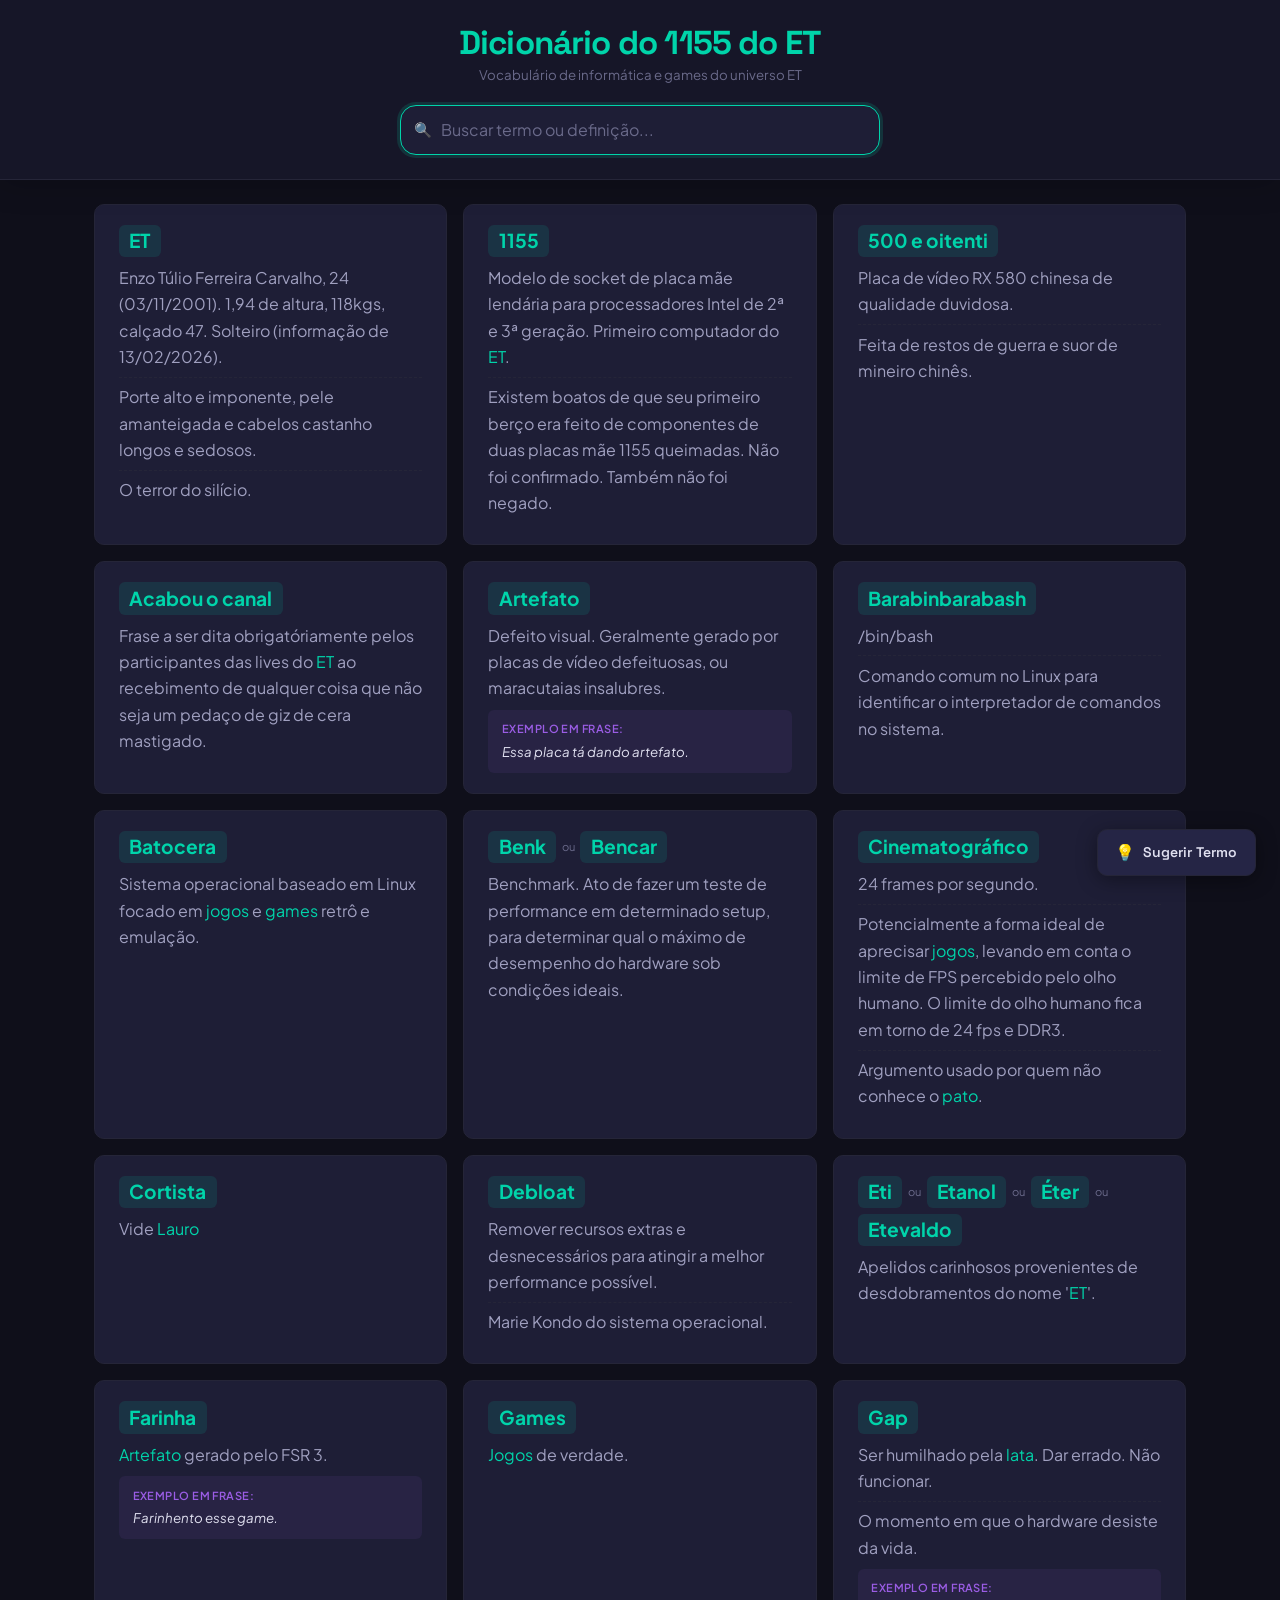
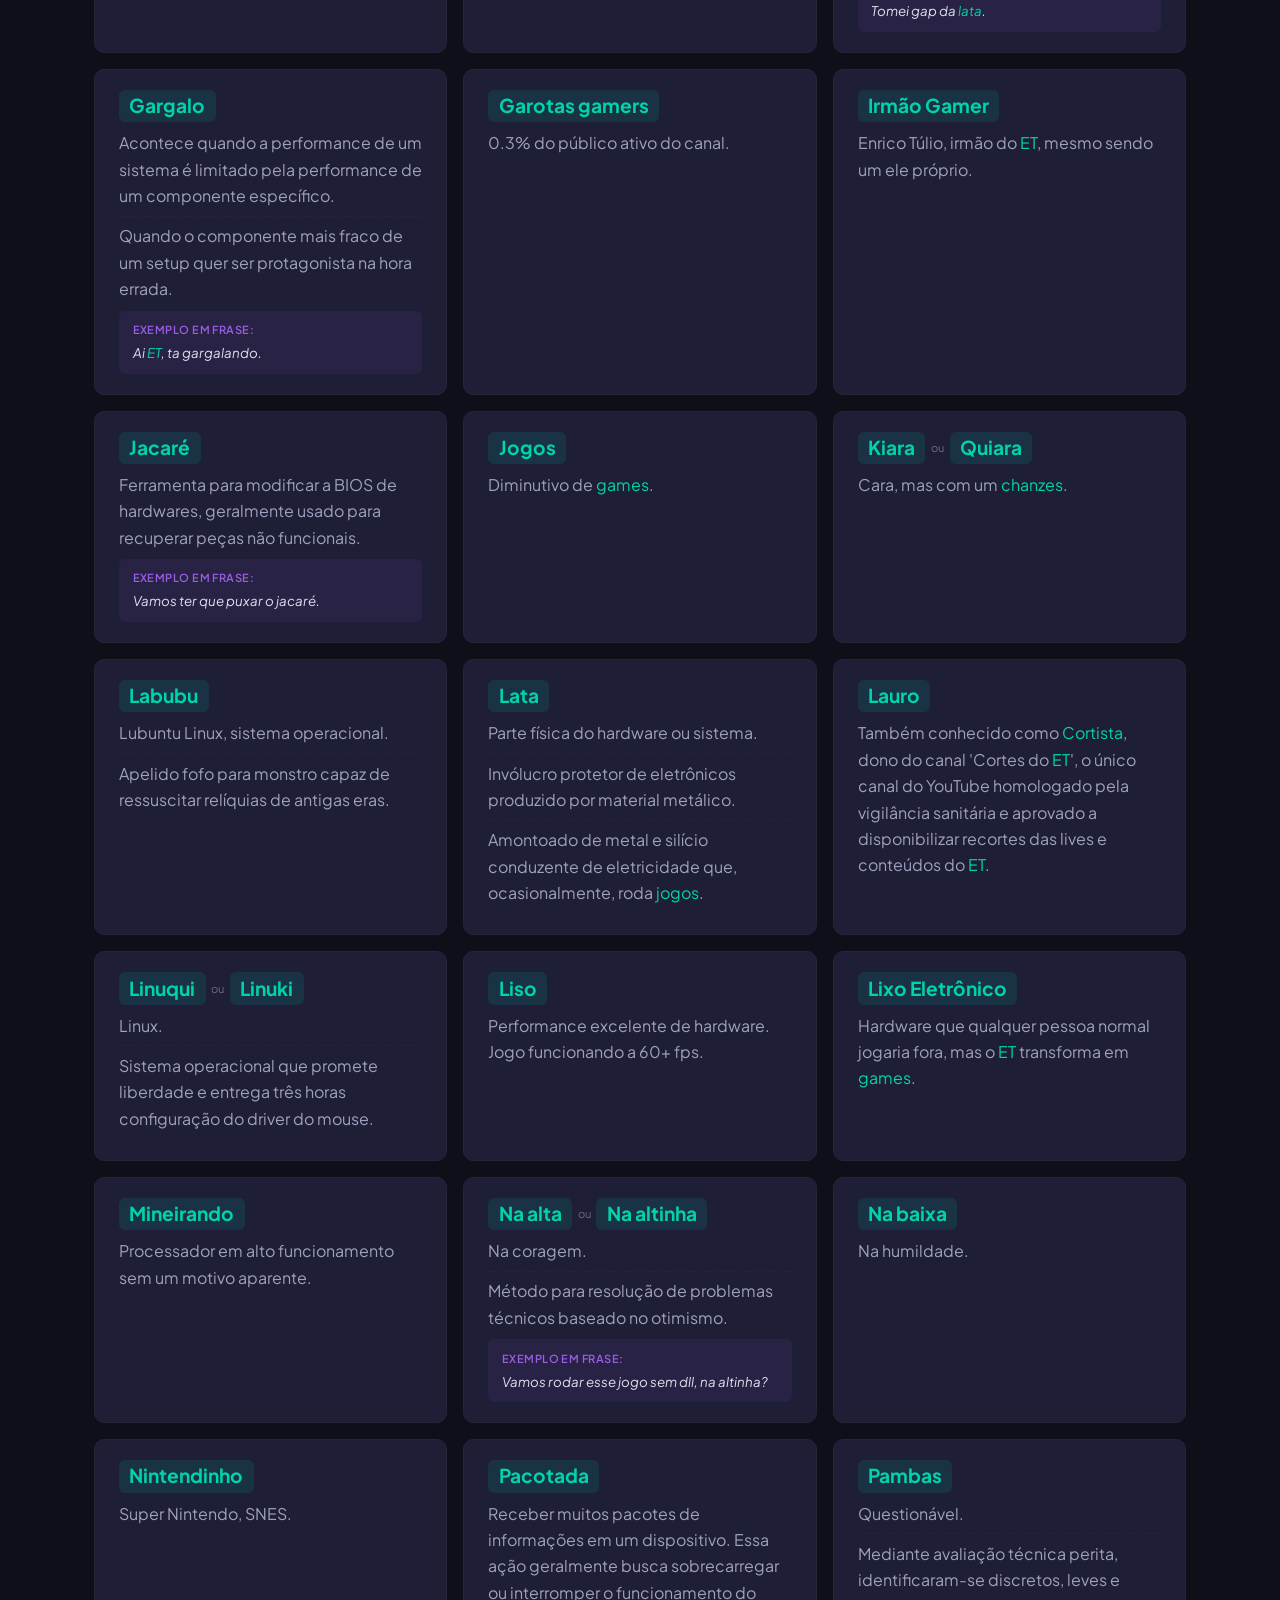
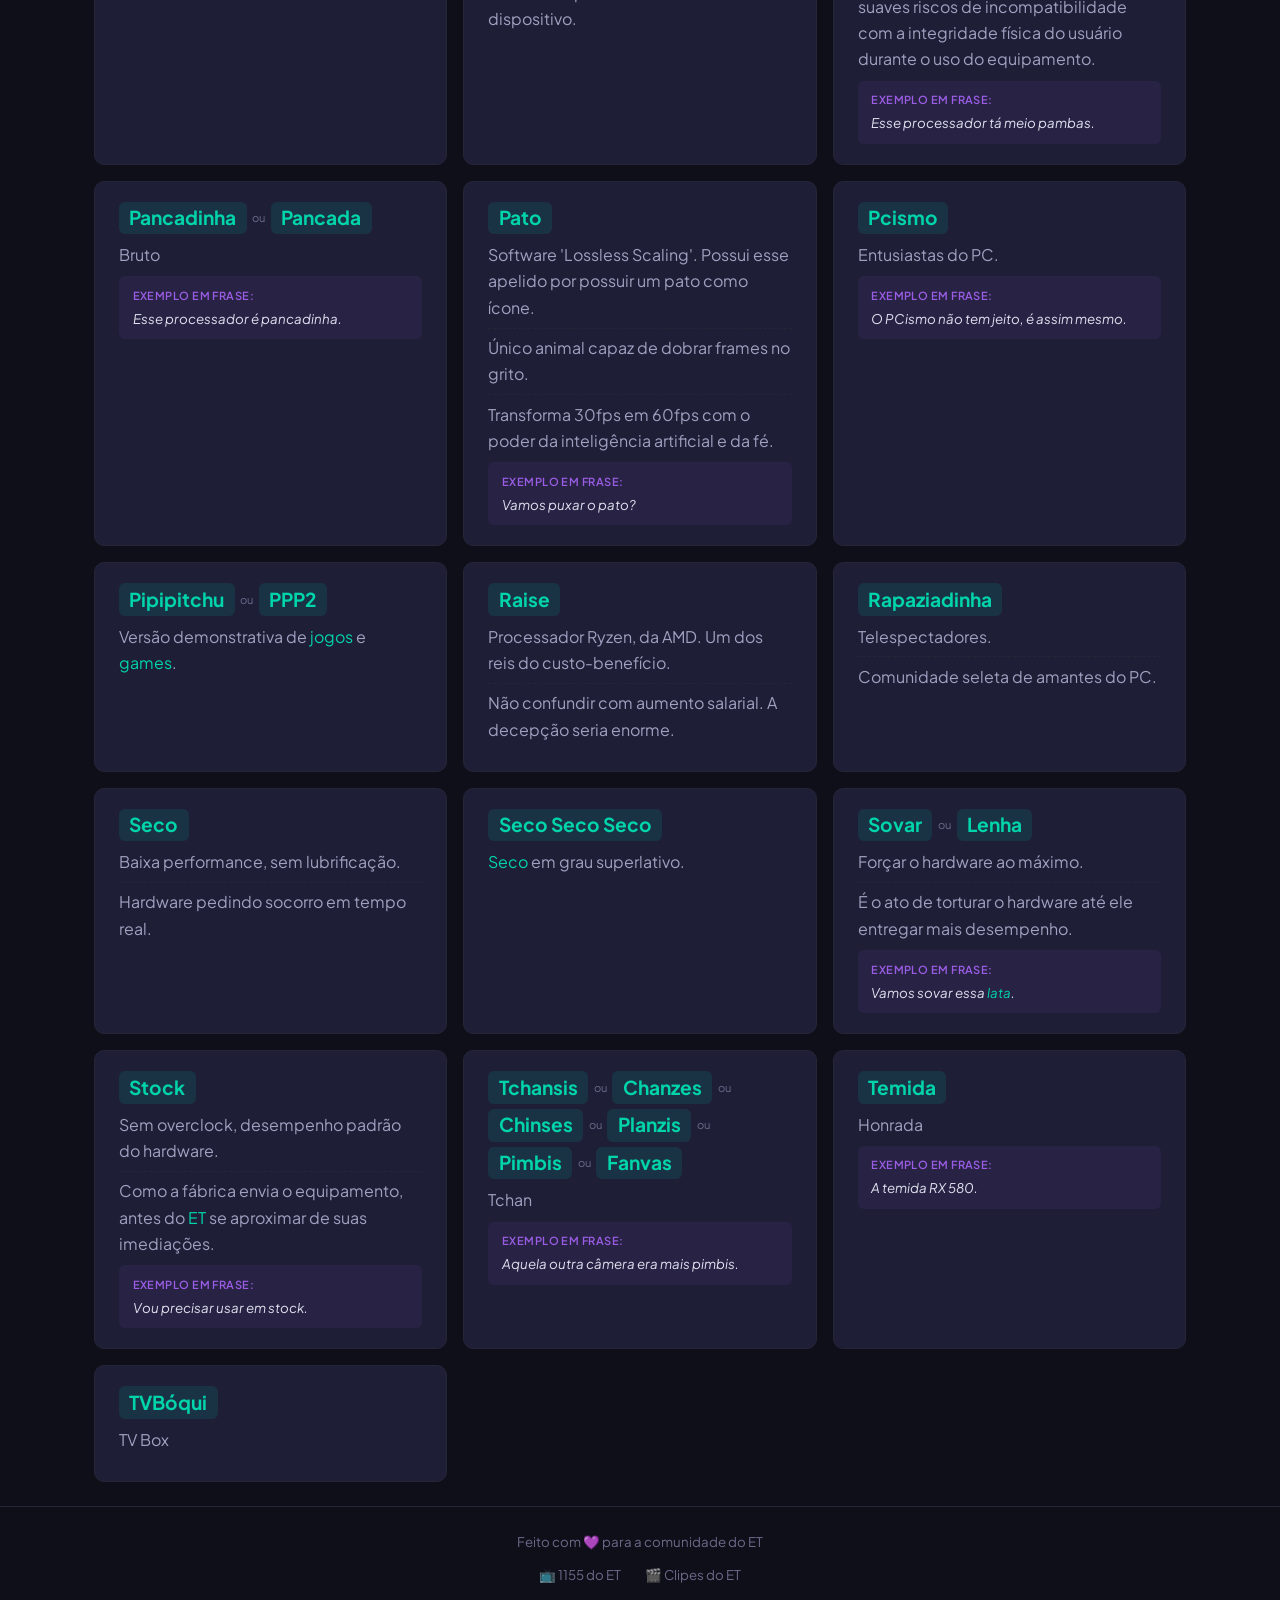
<file: index.html>
<!DOCTYPE html>
<html lang="pt-BR">
<head>
  <meta charset="UTF-8">
  <meta name="viewport" content="width=device-width, initial-scale=1.0">
  <title>Dicionário do 1155 do ET</title>
  <meta name="description" content="Dicionário colaborativo de termos de informática e games do universo do streamer ET (1155 do ET). Busque gírias, definições e exemplos do vocabulário da comunidade.">
  <meta name="keywords" content="dicionário, ET, 1155 do ET, informática, games, streamer, gírias, vocabulário">
  <meta property="og:title" content="Dicionário do 1155 do ET">
  <meta property="og:description" content="Vocabulário de informática e games do universo ET">
  <meta property="og:type" content="website">
  <meta property="og:url" content="https://dicionario1155doet.netlify.app">
  <meta property="og:locale" content="pt_BR">
  <meta name="twitter:card" content="summary">
  <meta name="theme-color" content="#0f0f1a">
  <link rel="canonical" href="https://dicionario1155doet.netlify.app">
  <link rel="icon" type="image/svg+xml" href="/favicon.svg">
  <link rel="preconnect" href="https://fonts.googleapis.com">
  <link rel="preconnect" href="https://fonts.gstatic.com" crossorigin>
  <link href="https://fonts.googleapis.com/css2?family=Plus+Jakarta+Sans:ital,wght@0,300;0,400;0,500;0,600;0,700;1,400&family=Space+Grotesk:wght@400;500;600;700&display=swap" rel="stylesheet">
  <link rel="stylesheet" href="styles.css">
  <script type="application/ld+json">
{
  "@context": "https://schema.org",
  "@type": "DefinedTermSet",
  "name": "Dicionário do 1155 do ET",
  "description": "Vocabulário de informática e games do universo ET",
  "url": "https://dicionario1155doet.netlify.app",
  "hasDefinedTerm": [
    {
      "@type": "DefinedTerm",
      "name": "ET",
      "description": "Enzo Túlio Ferreira Carvalho, 24 (03/11/2001). 1,94 de altura, 118kgs, calçado 47. Solteiro (informação de 13/02/2026)."
    },
    {
      "@type": "DefinedTerm",
      "name": "1155",
      "description": "Modelo de socket de placa mãe lendária para processadores Intel de 2ª e 3ª geração. Primeiro computador do ET."
    },
    {
      "@type": "DefinedTerm",
      "name": "500 e oitenti",
      "description": "Placa de vídeo RX 580 chinesa de qualidade duvidosa."
    },
    {
      "@type": "DefinedTerm",
      "name": "Acabou o canal",
      "description": "Frase a ser dita obrigatóriamente pelos participantes das lives do ET ao recebimento de qualquer coisa que não seja um pedaço de giz de cera mastigado."
    },
    {
      "@type": "DefinedTerm",
      "name": "Artefato",
      "description": "Defeito visual. Geralmente gerado por placas de vídeo defeituosas, ou maracutaias insalubres."
    },
    {
      "@type": "DefinedTerm",
      "name": "Barabinbarabash",
      "description": "/bin/bash"
    },
    {
      "@type": "DefinedTerm",
      "name": "Batocera",
      "description": "Sistema operacional baseado em Linux focado em jogos e games retrô e emulação."
    },
    {
      "@type": "DefinedTerm",
      "name": "Benk",
      "description": "Benchmark. Ato de fazer um teste de performance em determinado setup, para determinar qual o máximo de desempenho do hardware sob condições ideais."
    },
    {
      "@type": "DefinedTerm",
      "name": "Cinematográfico",
      "description": "24 frames por segundo."
    },
    {
      "@type": "DefinedTerm",
      "name": "Cortista",
      "description": "Vide Lauro"
    },
    {
      "@type": "DefinedTerm",
      "name": "Debloat",
      "description": "Remover recursos extras e desnecessários para atingir a melhor performance possível."
    },
    {
      "@type": "DefinedTerm",
      "name": "Eti",
      "description": "Apelidos carinhosos provenientes de desdobramentos do nome 'ET'."
    },
    {
      "@type": "DefinedTerm",
      "name": "Farinha",
      "description": "Artefato gerado pelo FSR 3."
    },
    {
      "@type": "DefinedTerm",
      "name": "Games",
      "description": "Jogos de verdade."
    },
    {
      "@type": "DefinedTerm",
      "name": "Gap",
      "description": "Ser humilhado pela lata. Dar errado. Não funcionar."
    },
    {
      "@type": "DefinedTerm",
      "name": "Gargalo",
      "description": "Acontece quando a performance de um sistema é limitado pela performance de um componente específico."
    },
    {
      "@type": "DefinedTerm",
      "name": "Garotas gamers",
      "description": "0.3% do público ativo do canal."
    },
    {
      "@type": "DefinedTerm",
      "name": "Irmão Gamer",
      "description": "Enrico Túlio, irmão do ET, mesmo sendo um ele próprio."
    },
    {
      "@type": "DefinedTerm",
      "name": "Jacaré",
      "description": "Ferramenta para modificar a BIOS de hardwares, geralmente usado para recuperar peças não funcionais."
    },
    {
      "@type": "DefinedTerm",
      "name": "Jogos",
      "description": "Diminutivo de games."
    },
    {
      "@type": "DefinedTerm",
      "name": "Kiara",
      "description": "Cara, mas com um chanzes."
    },
    {
      "@type": "DefinedTerm",
      "name": "Labubu",
      "description": "Lubuntu Linux, sistema operacional."
    },
    {
      "@type": "DefinedTerm",
      "name": "Lata",
      "description": "Parte física do hardware ou sistema."
    },
    {
      "@type": "DefinedTerm",
      "name": "Lauro",
      "description": "Também conhecido como Cortista, dono do canal 'Cortes do ET', o único canal do YouTube homologado pela vigilância sanitária e aprovado a disponibilizar recortes das lives e conteúdos do ET."
    },
    {
      "@type": "DefinedTerm",
      "name": "Linuqui",
      "description": "Linux."
    },
    {
      "@type": "DefinedTerm",
      "name": "Liso",
      "description": "Performance excelente de hardware. Jogo funcionando a 60+ fps."
    },
    {
      "@type": "DefinedTerm",
      "name": "Lixo Eletrônico",
      "description": "Hardware que qualquer pessoa normal jogaria fora, mas o ET transforma em games."
    },
    {
      "@type": "DefinedTerm",
      "name": "Mineirando",
      "description": "Processador em alto funcionamento sem um motivo aparente."
    },
    {
      "@type": "DefinedTerm",
      "name": "Na alta",
      "description": "Na coragem."
    },
    {
      "@type": "DefinedTerm",
      "name": "Na baixa",
      "description": "Na humildade."
    },
    {
      "@type": "DefinedTerm",
      "name": "Nintendinho",
      "description": "Super Nintendo, SNES."
    },
    {
      "@type": "DefinedTerm",
      "name": "Pacotada",
      "description": "Receber muitos pacotes de informações em um dispositivo. Essa ação geralmente busca sobrecarregar ou interromper o funcionamento do dispositivo."
    },
    {
      "@type": "DefinedTerm",
      "name": "Pambas",
      "description": "Questionável."
    },
    {
      "@type": "DefinedTerm",
      "name": "Pancadinha",
      "description": "Bruto"
    },
    {
      "@type": "DefinedTerm",
      "name": "Pato",
      "description": "Software 'Lossless Scaling'. Possui esse apelido por possuir um pato como ícone."
    },
    {
      "@type": "DefinedTerm",
      "name": "Pcismo",
      "description": "Entusiastas do PC."
    },
    {
      "@type": "DefinedTerm",
      "name": "Pipipitchu",
      "description": "Versão demonstrativa de jogos e games."
    },
    {
      "@type": "DefinedTerm",
      "name": "Raise",
      "description": "Processador Ryzen, da AMD. Um dos reis do custo-benefício."
    },
    {
      "@type": "DefinedTerm",
      "name": "Rapaziadinha",
      "description": "Telespectadores."
    },
    {
      "@type": "DefinedTerm",
      "name": "Seco",
      "description": "Baixa performance, sem lubrificação."
    },
    {
      "@type": "DefinedTerm",
      "name": "Seco Seco Seco",
      "description": "Seco em grau superlativo."
    },
    {
      "@type": "DefinedTerm",
      "name": "Sovar",
      "description": "Forçar o hardware ao máximo."
    },
    {
      "@type": "DefinedTerm",
      "name": "Stock",
      "description": "Sem overclock, desempenho padrão do hardware."
    },
    {
      "@type": "DefinedTerm",
      "name": "Tchansis",
      "description": "Tchan"
    },
    {
      "@type": "DefinedTerm",
      "name": "Temida",
      "description": "Honrada"
    },
    {
      "@type": "DefinedTerm",
      "name": "TVBóqui",
      "description": "TV Box"
    }
  ]
}
  </script>
</head>
<body>
  <header>
    <div class="header-content">
      <div class="header-top">
        <div class="title-container">
          <h1>Dicionário do 1155 do ET</h1>
          <p class="subtitle">Vocabulário de informática e games do universo ET</p>
        </div>
      </div>
      <div class="search-container" role="search">
        <input type="text" id="searchInput" placeholder="Buscar termo ou definição..." autofocus aria-label="Buscar termo ou definição">
        <span class="search-icon">🔍</span>
        <button id="clearSearch" class="clear-btn hidden" aria-label="Limpar busca" type="button">&times;</button>
      </div>
    </div>
  </header>
  <main>
    <div id="entriesContainer" class="entries">
    <article id="term-et" class="entry-card" style="animation-delay:0ms">
      <h2 class="term-alternatives"><span class="term-tag">ET</span></h2>
      <div class="entry-definition"><div class="def-item">Enzo Túlio Ferreira Carvalho, 24 (03/11/2001). 1,94 de altura, 118kgs, calçado 47. Solteiro (informação de 13/02/2026).</div><div class="def-item">Porte alto e imponente, pele amanteigada e cabelos castanho longos e sedosos.</div><div class="def-item">O terror do silício.</div></div>
    </article>
    <article id="term-1155" class="entry-card" style="animation-delay:40ms">
      <h2 class="term-alternatives"><span class="term-tag">1155</span></h2>
      <div class="entry-definition"><div class="def-item">Modelo de socket de placa mãe lendária para processadores Intel de 2ª e 3ª geração. Primeiro computador do <a href="#term-et" class="term-link">ET</a>.</div><div class="def-item">Existem boatos de que seu primeiro berço era feito de componentes de duas placas mãe 1155 queimadas. Não foi confirmado. Também não foi negado.</div></div>
    </article>
    <article id="term-500-e-oitenti" class="entry-card" style="animation-delay:80ms">
      <h2 class="term-alternatives"><span class="term-tag">500 e oitenti</span></h2>
      <div class="entry-definition"><div class="def-item">Placa de vídeo RX 580 chinesa de qualidade duvidosa.</div><div class="def-item">Feita de restos de guerra e suor de mineiro chinês.</div></div>
    </article>
    <article id="term-acabou-o-canal" class="entry-card" style="animation-delay:120ms">
      <h2 class="term-alternatives"><span class="term-tag">Acabou o canal</span></h2>
      <div class="entry-definition"><div class="def-item">Frase a ser dita obrigatóriamente pelos participantes das lives do <a href="#term-et" class="term-link">ET</a> ao recebimento de qualquer coisa que não seja um pedaço de giz de cera mastigado.</div></div>
    </article>
    <article id="term-artefato" class="entry-card" style="animation-delay:160ms">
      <h2 class="term-alternatives"><span class="term-tag">Artefato</span></h2>
      <div class="entry-definition"><div class="def-item">Defeito visual. Geralmente gerado por placas de vídeo defeituosas, ou maracutaias insalubres.</div></div>
      <div class="entry-example">Essa placa tá dando artefato.</div>
    </article>
    <article id="term-barabinbarabash" class="entry-card" style="animation-delay:200ms">
      <h2 class="term-alternatives"><span class="term-tag">Barabinbarabash</span></h2>
      <div class="entry-definition"><div class="def-item">/bin/bash</div><div class="def-item">Comando comum no Linux para identificar o interpretador de comandos no sistema.</div></div>
    </article>
    <article id="term-batocera" class="entry-card" style="animation-delay:240ms">
      <h2 class="term-alternatives"><span class="term-tag">Batocera</span></h2>
      <div class="entry-definition"><div class="def-item">Sistema operacional baseado em Linux focado em <a href="#term-jogos" class="term-link">jogos</a> e <a href="#term-games" class="term-link">games</a> retrô e emulação.</div></div>
    </article>
    <article id="term-benk" class="entry-card" style="animation-delay:280ms">
      <h2 class="term-alternatives"><span class="term-tag">Benk</span><span class="term-sep">ou</span><span class="term-tag">Bencar</span></h2>
      <div class="entry-definition"><div class="def-item">Benchmark. Ato de fazer um teste de performance em determinado setup, para determinar qual o máximo de desempenho do hardware sob condições ideais.</div></div>
    </article>
    <article id="term-cinematografico" class="entry-card" style="animation-delay:320ms">
      <h2 class="term-alternatives"><span class="term-tag">Cinematográfico</span></h2>
      <div class="entry-definition"><div class="def-item">24 frames por segundo.</div><div class="def-item">Potencialmente a forma ideal de aprecisar <a href="#term-jogos" class="term-link">jogos</a>, levando em conta o limite de FPS percebido pelo olho humano. O limite do olho humano fica em torno de 24 fps e DDR3.</div><div class="def-item">Argumento usado por quem não conhece o <a href="#term-pato" class="term-link">pato</a>.</div></div>
    </article>
    <article id="term-cortista" class="entry-card" style="animation-delay:360ms">
      <h2 class="term-alternatives"><span class="term-tag">Cortista</span></h2>
      <div class="entry-definition"><div class="def-item">Vide <a href="#term-lauro" class="term-link">Lauro</a></div></div>
    </article>
    <article id="term-debloat" class="entry-card" style="animation-delay:400ms">
      <h2 class="term-alternatives"><span class="term-tag">Debloat</span></h2>
      <div class="entry-definition"><div class="def-item">Remover recursos extras e desnecessários para atingir a melhor performance possível.</div><div class="def-item">Marie Kondo do sistema operacional.</div></div>
    </article>
    <article id="term-eti" class="entry-card" style="animation-delay:400ms">
      <h2 class="term-alternatives"><span class="term-tag">Eti</span><span class="term-sep">ou</span><span class="term-tag">Etanol</span><span class="term-sep">ou</span><span class="term-tag">Éter</span><span class="term-sep">ou</span><span class="term-tag">Etevaldo</span></h2>
      <div class="entry-definition"><div class="def-item">Apelidos carinhosos provenientes de desdobramentos do nome '<a href="#term-et" class="term-link">ET</a>'.</div></div>
    </article>
    <article id="term-farinha" class="entry-card" style="animation-delay:400ms">
      <h2 class="term-alternatives"><span class="term-tag">Farinha</span></h2>
      <div class="entry-definition"><div class="def-item"><a href="#term-artefato" class="term-link">Artefato</a> gerado pelo FSR 3.</div></div>
      <div class="entry-example">Farinhento esse game.</div>
    </article>
    <article id="term-games" class="entry-card" style="animation-delay:400ms">
      <h2 class="term-alternatives"><span class="term-tag">Games</span></h2>
      <div class="entry-definition"><div class="def-item"><a href="#term-jogos" class="term-link">Jogos</a> de verdade.</div></div>
    </article>
    <article id="term-gap" class="entry-card" style="animation-delay:400ms">
      <h2 class="term-alternatives"><span class="term-tag">Gap</span></h2>
      <div class="entry-definition"><div class="def-item">Ser humilhado pela <a href="#term-lata" class="term-link">lata</a>. Dar errado. Não funcionar.</div><div class="def-item">O momento em que o hardware desiste da vida.</div></div>
      <div class="entry-example">Tomei gap da <a href="#term-lata" class="term-link">lata</a>.</div>
    </article>
    <article id="term-gargalo" class="entry-card" style="animation-delay:400ms">
      <h2 class="term-alternatives"><span class="term-tag">Gargalo</span></h2>
      <div class="entry-definition"><div class="def-item">Acontece quando a performance de um sistema é limitado pela performance de um componente específico.</div><div class="def-item">Quando o componente mais fraco de um setup quer ser protagonista na hora errada.</div></div>
      <div class="entry-example">Ai <a href="#term-et" class="term-link">ET</a>, ta gargalando.</div>
    </article>
    <article id="term-garotas-gamers" class="entry-card" style="animation-delay:400ms">
      <h2 class="term-alternatives"><span class="term-tag">Garotas gamers</span></h2>
      <div class="entry-definition"><div class="def-item">0.3% do público ativo do canal.</div></div>
    </article>
    <article id="term-irmao-gamer" class="entry-card" style="animation-delay:400ms">
      <h2 class="term-alternatives"><span class="term-tag">Irmão Gamer</span></h2>
      <div class="entry-definition"><div class="def-item">Enrico Túlio, irmão do <a href="#term-et" class="term-link">ET</a>, mesmo sendo um ele próprio.</div></div>
    </article>
    <article id="term-jacare" class="entry-card" style="animation-delay:400ms">
      <h2 class="term-alternatives"><span class="term-tag">Jacaré</span></h2>
      <div class="entry-definition"><div class="def-item">Ferramenta para modificar a BIOS de hardwares, geralmente usado para recuperar peças não funcionais.</div></div>
      <div class="entry-example">Vamos ter que puxar o jacaré.</div>
    </article>
    <article id="term-jogos" class="entry-card" style="animation-delay:400ms">
      <h2 class="term-alternatives"><span class="term-tag">Jogos</span></h2>
      <div class="entry-definition"><div class="def-item">Diminutivo de <a href="#term-games" class="term-link">games</a>.</div></div>
    </article>
    <article id="term-kiara" class="entry-card" style="animation-delay:400ms">
      <h2 class="term-alternatives"><span class="term-tag">Kiara</span><span class="term-sep">ou</span><span class="term-tag">Quiara</span></h2>
      <div class="entry-definition"><div class="def-item">Cara, mas com um <a href="#term-tchansis" class="term-link">chanzes</a>.</div></div>
    </article>
    <article id="term-labubu" class="entry-card" style="animation-delay:400ms">
      <h2 class="term-alternatives"><span class="term-tag">Labubu</span></h2>
      <div class="entry-definition"><div class="def-item">Lubuntu Linux, sistema operacional.</div><div class="def-item">Apelido fofo para monstro capaz de ressuscitar relíquias de antigas eras.</div></div>
    </article>
    <article id="term-lata" class="entry-card" style="animation-delay:400ms">
      <h2 class="term-alternatives"><span class="term-tag">Lata</span></h2>
      <div class="entry-definition"><div class="def-item">Parte física do hardware ou sistema.</div><div class="def-item">Invólucro protetor de eletrônicos produzido por material metálico.</div><div class="def-item">Amontoado de metal e silício conduzente de eletricidade que, ocasionalmente, roda <a href="#term-jogos" class="term-link">jogos</a>.</div></div>
    </article>
    <article id="term-lauro" class="entry-card" style="animation-delay:400ms">
      <h2 class="term-alternatives"><span class="term-tag">Lauro</span></h2>
      <div class="entry-definition"><div class="def-item">Também conhecido como <a href="#term-cortista" class="term-link">Cortista</a>, dono do canal 'Cortes do <a href="#term-et" class="term-link">ET</a>', o único canal do YouTube homologado pela vigilância sanitária e aprovado a disponibilizar recortes das lives e conteúdos do <a href="#term-et" class="term-link">ET</a>.</div></div>
    </article>
    <article id="term-linuqui" class="entry-card" style="animation-delay:400ms">
      <h2 class="term-alternatives"><span class="term-tag">Linuqui</span><span class="term-sep">ou</span><span class="term-tag">Linuki</span></h2>
      <div class="entry-definition"><div class="def-item">Linux.</div><div class="def-item">Sistema operacional que promete liberdade e entrega três horas configuração do driver do mouse.</div></div>
    </article>
    <article id="term-liso" class="entry-card" style="animation-delay:400ms">
      <h2 class="term-alternatives"><span class="term-tag">Liso</span></h2>
      <div class="entry-definition"><div class="def-item">Performance excelente de hardware. Jogo funcionando a 60+ fps.</div></div>
    </article>
    <article id="term-lixo-eletronico" class="entry-card" style="animation-delay:400ms">
      <h2 class="term-alternatives"><span class="term-tag">Lixo Eletrônico</span></h2>
      <div class="entry-definition"><div class="def-item">Hardware que qualquer pessoa normal jogaria fora, mas o <a href="#term-et" class="term-link">ET</a> transforma em <a href="#term-games" class="term-link">games</a>.</div></div>
    </article>
    <article id="term-mineirando" class="entry-card" style="animation-delay:400ms">
      <h2 class="term-alternatives"><span class="term-tag">Mineirando</span></h2>
      <div class="entry-definition"><div class="def-item">Processador em alto funcionamento sem um motivo aparente.</div></div>
    </article>
    <article id="term-na-alta" class="entry-card" style="animation-delay:400ms">
      <h2 class="term-alternatives"><span class="term-tag">Na alta</span><span class="term-sep">ou</span><span class="term-tag">Na altinha</span></h2>
      <div class="entry-definition"><div class="def-item">Na coragem.</div><div class="def-item">Método para resolução de problemas técnicos baseado no otimismo.</div></div>
      <div class="entry-example">Vamos rodar esse jogo sem dll, na altinha?</div>
    </article>
    <article id="term-na-baixa" class="entry-card" style="animation-delay:400ms">
      <h2 class="term-alternatives"><span class="term-tag">Na baixa</span></h2>
      <div class="entry-definition"><div class="def-item">Na humildade.</div></div>
    </article>
    <article id="term-nintendinho" class="entry-card" style="animation-delay:400ms">
      <h2 class="term-alternatives"><span class="term-tag">Nintendinho</span></h2>
      <div class="entry-definition"><div class="def-item">Super Nintendo, SNES.</div></div>
    </article>
    <article id="term-pacotada" class="entry-card" style="animation-delay:400ms">
      <h2 class="term-alternatives"><span class="term-tag">Pacotada</span></h2>
      <div class="entry-definition"><div class="def-item">Receber muitos pacotes de informações em um dispositivo. Essa ação geralmente busca sobrecarregar ou interromper o funcionamento do dispositivo.</div></div>
    </article>
    <article id="term-pambas" class="entry-card" style="animation-delay:400ms">
      <h2 class="term-alternatives"><span class="term-tag">Pambas</span></h2>
      <div class="entry-definition"><div class="def-item">Questionável.</div><div class="def-item">Mediante avaliação técnica perita, identificaram-se discretos, leves e suaves riscos de incompatibilidade com a integridade física do usuário durante o uso do equipamento.</div></div>
      <div class="entry-example">Esse processador tá meio pambas.</div>
    </article>
    <article id="term-pancadinha" class="entry-card" style="animation-delay:400ms">
      <h2 class="term-alternatives"><span class="term-tag">Pancadinha</span><span class="term-sep">ou</span><span class="term-tag">Pancada</span></h2>
      <div class="entry-definition"><div class="def-item">Bruto</div></div>
      <div class="entry-example">Esse processador é pancadinha.</div>
    </article>
    <article id="term-pato" class="entry-card" style="animation-delay:400ms">
      <h2 class="term-alternatives"><span class="term-tag">Pato</span></h2>
      <div class="entry-definition"><div class="def-item">Software 'Lossless Scaling'. Possui esse apelido por possuir um pato como ícone.</div><div class="def-item">Único animal capaz de dobrar frames no grito.</div><div class="def-item">Transforma 30fps em 60fps com o poder da inteligência artificial e da fé.</div></div>
      <div class="entry-example">Vamos puxar o pato?</div>
    </article>
    <article id="term-pcismo" class="entry-card" style="animation-delay:400ms">
      <h2 class="term-alternatives"><span class="term-tag">Pcismo</span></h2>
      <div class="entry-definition"><div class="def-item">Entusiastas do PC.</div></div>
      <div class="entry-example">O PCismo não tem jeito, é assim mesmo.</div>
    </article>
    <article id="term-pipipitchu" class="entry-card" style="animation-delay:400ms">
      <h2 class="term-alternatives"><span class="term-tag">Pipipitchu</span><span class="term-sep">ou</span><span class="term-tag">PPP2</span></h2>
      <div class="entry-definition"><div class="def-item">Versão demonstrativa de <a href="#term-jogos" class="term-link">jogos</a> e <a href="#term-games" class="term-link">games</a>.</div></div>
    </article>
    <article id="term-raise" class="entry-card" style="animation-delay:400ms">
      <h2 class="term-alternatives"><span class="term-tag">Raise</span></h2>
      <div class="entry-definition"><div class="def-item">Processador Ryzen, da AMD. Um dos reis do custo-benefício.</div><div class="def-item">Não confundir com aumento salarial. A decepção seria enorme.</div></div>
    </article>
    <article id="term-rapaziadinha" class="entry-card" style="animation-delay:400ms">
      <h2 class="term-alternatives"><span class="term-tag">Rapaziadinha</span></h2>
      <div class="entry-definition"><div class="def-item">Telespectadores.</div><div class="def-item">Comunidade seleta de amantes do PC.</div></div>
    </article>
    <article id="term-seco" class="entry-card" style="animation-delay:400ms">
      <h2 class="term-alternatives"><span class="term-tag">Seco</span></h2>
      <div class="entry-definition"><div class="def-item">Baixa performance, sem lubrificação.</div><div class="def-item">Hardware pedindo socorro em tempo real.</div></div>
    </article>
    <article id="term-seco-seco-seco" class="entry-card" style="animation-delay:400ms">
      <h2 class="term-alternatives"><span class="term-tag">Seco Seco Seco</span></h2>
      <div class="entry-definition"><div class="def-item"><a href="#term-seco" class="term-link">Seco</a> em grau superlativo.</div></div>
    </article>
    <article id="term-sovar" class="entry-card" style="animation-delay:400ms">
      <h2 class="term-alternatives"><span class="term-tag">Sovar</span><span class="term-sep">ou</span><span class="term-tag">Lenha</span></h2>
      <div class="entry-definition"><div class="def-item">Forçar o hardware ao máximo.</div><div class="def-item">É o ato de torturar o hardware até ele entregar mais desempenho.</div></div>
      <div class="entry-example">Vamos sovar essa <a href="#term-lata" class="term-link">lata</a>.</div>
    </article>
    <article id="term-stock" class="entry-card" style="animation-delay:400ms">
      <h2 class="term-alternatives"><span class="term-tag">Stock</span></h2>
      <div class="entry-definition"><div class="def-item">Sem overclock, desempenho padrão do hardware.</div><div class="def-item">Como a fábrica envia o equipamento, antes do <a href="#term-et" class="term-link">ET</a> se aproximar de suas imediações.</div></div>
      <div class="entry-example">Vou precisar usar em stock.</div>
    </article>
    <article id="term-tchansis" class="entry-card" style="animation-delay:400ms">
      <h2 class="term-alternatives"><span class="term-tag">Tchansis</span><span class="term-sep">ou</span><span class="term-tag">Chanzes</span><span class="term-sep">ou</span><span class="term-tag">Chinses</span><span class="term-sep">ou</span><span class="term-tag">Planzis</span><span class="term-sep">ou</span><span class="term-tag">Pimbis</span><span class="term-sep">ou</span><span class="term-tag">Fanvas</span></h2>
      <div class="entry-definition"><div class="def-item">Tchan</div></div>
      <div class="entry-example">Aquela outra câmera era mais pimbis.</div>
    </article>
    <article id="term-temida" class="entry-card" style="animation-delay:400ms">
      <h2 class="term-alternatives"><span class="term-tag">Temida</span></h2>
      <div class="entry-definition"><div class="def-item">Honrada</div></div>
      <div class="entry-example">A temida RX 580.</div>
    </article>
    <article id="term-tvboqui" class="entry-card" style="animation-delay:400ms">
      <h2 class="term-alternatives"><span class="term-tag">TVBóqui</span></h2>
      <div class="entry-definition"><div class="def-item">TV Box</div></div>
    </article>
    </div>
    <div id="emptyState" class="empty-state hidden">
      <div class="empty-illustration">
        <svg width="120" height="120" viewBox="0 0 24 24" fill="none" stroke="currentColor" stroke-width="1.2" stroke-linecap="round" stroke-linejoin="round">
          <!-- Monitor retro -->
          <rect x="2" y="3" width="20" height="13" rx="2" ry="2" class="svg-monitor" />
          <path d="M12 16v4" />
          <path d="M8 20h8" />
          
          <!-- Elementos de glitch / artefatos no interior da tela -->
          <line x1="5" y1="6" x2="19" y2="6" class="svg-glitch-line svg-glitch-1" />
          <line x1="7" y1="9" x2="15" y2="9" class="svg-glitch-line svg-glitch-2" />
          <line x1="4" y1="12" x2="20" y2="12" class="svg-glitch-line svg-glitch-3" />
          
          <!-- Detalhes de botões físicos do monitor retro -->
          <circle cx="18" cy="14" r="0.5" fill="currentColor" />
          <circle cx="16" cy="14" r="0.5" fill="currentColor" />
          
          <!-- Olhinhos de triste/erro (cruzes de glitch) -->
          <path d="M8 8l2 2m0-2l-2 2" class="svg-eye" />
          <path d="M14 8l2 2m0-2l-2 2" class="svg-eye" />
        </svg>
      </div>
      <p id="emptyStateText">Nenhum termo encontrado.</p>
      <a href="https://docs.google.com/spreadsheets/d/17PFBtzTPxxinjmkkPuDOFBnwmfuBxKcyhfTFOkBae5Y" target="_blank" rel="noopener noreferrer" class="suggest-btn empty-suggest-btn">
        <span class="btn-icon">💡</span> Sugerir este Termo
      </a>
    </div>
  </main>
  <footer>
    <p>Feito com <span class="heart">💜</span> para a comunidade do ET</p>
    <div class="footer-links">
      <a href="https://www.youtube.com/@1155doET" target="_blank" rel="noopener noreferrer">📺 1155 do ET</a>
      <a href="https://www.youtube.com/@ClipesdoET" target="_blank" rel="noopener noreferrer">🎬 Clipes do ET</a>
    </div>
  </footer>
  <script id="termosData" type="application/json">[{"termo":"ET","definicao":"Enzo Túlio Ferreira Carvalho, 24 (03/11/2001). 1,94 de altura, 118kgs, calçado 47. Solteiro (informação de 13/02/2026).\nPorte alto e imponente, pele amanteigada e cabelos castanho longos e sedosos.\nO terror do silício.","exemplo":"","categoria":""},{"termo":"1155","definicao":"Modelo de socket de placa mãe lendária para processadores Intel de 2ª e 3ª geração. Primeiro computador do ET.\nExistem boatos de que seu primeiro berço era feito de componentes de duas placas mãe 1155 queimadas. Não foi confirmado. Também não foi negado.","exemplo":"","categoria":""},{"termo":"500 e oitenti","definicao":"Placa de vídeo RX 580 chinesa de qualidade duvidosa.\nFeita de restos de guerra e suor de mineiro chinês.","exemplo":"","categoria":""},{"termo":"Acabou o canal","definicao":"Frase a ser dita obrigatóriamente pelos participantes das lives do ET ao recebimento de qualquer coisa que não seja um pedaço de giz de cera mastigado.","exemplo":"","categoria":""},{"termo":"Artefato","definicao":"Defeito visual. Geralmente gerado por placas de vídeo defeituosas, ou maracutaias insalubres.","exemplo":"Essa placa tá dando artefato.","categoria":""},{"termo":"Barabinbarabash","definicao":"/bin/bash\nComando comum no Linux para identificar o interpretador de comandos no sistema.","exemplo":"","categoria":""},{"termo":"Batocera","definicao":"Sistema operacional baseado em Linux focado em jogos e games retrô e emulação.","exemplo":"","categoria":""},{"termo":"Benk\nBencar","definicao":"Benchmark. Ato de fazer um teste de performance em determinado setup, para determinar qual o máximo de desempenho do hardware sob condições ideais.","exemplo":"","categoria":""},{"termo":"Cinematográfico","definicao":"24 frames por segundo.\nPotencialmente a forma ideal de aprecisar jogos, levando em conta o limite de FPS percebido pelo olho humano. O limite do olho humano fica em torno de 24 fps e DDR3.\nArgumento usado por quem não conhece o pato.","exemplo":"","categoria":""},{"termo":"Cortista","definicao":"Vide Lauro","exemplo":"","categoria":""},{"termo":"Debloat","definicao":"Remover recursos extras e desnecessários para atingir a melhor performance possível.\nMarie Kondo do sistema operacional.","exemplo":"","categoria":""},{"termo":"Eti\nEtanol\nÉter\nEtevaldo","definicao":"Apelidos carinhosos provenientes de desdobramentos do nome 'ET'.","exemplo":"","categoria":""},{"termo":"Farinha","definicao":"Artefato gerado pelo FSR 3.","exemplo":"Farinhento esse game.","categoria":""},{"termo":"Games","definicao":"Jogos de verdade.","exemplo":"","categoria":""},{"termo":"Gap","definicao":"Ser humilhado pela lata. Dar errado. Não funcionar.\nO momento em que o hardware desiste da vida.","exemplo":"Tomei gap da lata.","categoria":""},{"termo":"Gargalo","definicao":"Acontece quando a performance de um sistema é limitado pela performance de um componente específico.\nQuando o componente mais fraco de um setup quer ser protagonista na hora errada.","exemplo":"Ai ET, ta gargalando.","categoria":""},{"termo":"Garotas gamers","definicao":"0.3% do público ativo do canal.","exemplo":"","categoria":""},{"termo":"Irmão Gamer","definicao":"Enrico Túlio, irmão do ET, mesmo sendo um ele próprio.","exemplo":"","categoria":""},{"termo":"Jacaré","definicao":"Ferramenta para modificar a BIOS de hardwares, geralmente usado para recuperar peças não funcionais.","exemplo":"Vamos ter que puxar o jacaré.","categoria":""},{"termo":"Jogos","definicao":"Diminutivo de games.","exemplo":"","categoria":""},{"termo":"Kiara\nQuiara","definicao":"Cara, mas com um chanzes.","exemplo":"","categoria":""},{"termo":"Labubu","definicao":"Lubuntu Linux, sistema operacional.\nApelido fofo para monstro capaz de ressuscitar relíquias de antigas eras.","exemplo":"","categoria":""},{"termo":"Lata","definicao":"Parte física do hardware ou sistema.\nInvólucro protetor de eletrônicos produzido por material metálico.\nAmontoado de metal e silício conduzente de eletricidade que, ocasionalmente, roda jogos.","exemplo":"","categoria":""},{"termo":"Lauro","definicao":"Também conhecido como Cortista, dono do canal 'Cortes do ET', o único canal do YouTube homologado pela vigilância sanitária e aprovado a disponibilizar recortes das lives e conteúdos do ET.","exemplo":"","categoria":""},{"termo":"Linuqui\nLinuki","definicao":"Linux.\nSistema operacional que promete liberdade e entrega três horas configuração do driver do mouse.","exemplo":"","categoria":""},{"termo":"Liso","definicao":"Performance excelente de hardware. Jogo funcionando a 60+ fps.","exemplo":"","categoria":""},{"termo":"Lixo Eletrônico","definicao":"Hardware que qualquer pessoa normal jogaria fora, mas o ET transforma em games.","exemplo":"","categoria":""},{"termo":"Mineirando","definicao":"Processador em alto funcionamento sem um motivo aparente.","exemplo":"","categoria":""},{"termo":"Na alta\nNa altinha","definicao":"Na coragem.\nMétodo para resolução de problemas técnicos baseado no otimismo.","exemplo":"Vamos rodar esse jogo sem dll, na altinha?","categoria":""},{"termo":"Na baixa","definicao":"Na humildade.","exemplo":"","categoria":""},{"termo":"Nintendinho","definicao":"Super Nintendo, SNES.","exemplo":"","categoria":""},{"termo":"Pacotada","definicao":"Receber muitos pacotes de informações em um dispositivo. Essa ação geralmente busca sobrecarregar ou interromper o funcionamento do dispositivo.","exemplo":"","categoria":""},{"termo":"Pambas","definicao":"Questionável.\nMediante avaliação técnica perita, identificaram-se discretos, leves e suaves riscos de incompatibilidade com a integridade física do usuário durante o uso do equipamento.","exemplo":"Esse processador tá meio pambas.","categoria":""},{"termo":"Pancadinha / Pancada","definicao":"Bruto","exemplo":"Esse processador é pancadinha.","categoria":""},{"termo":"Pato","definicao":"Software 'Lossless Scaling'. Possui esse apelido por possuir um pato como ícone.\nÚnico animal capaz de dobrar frames no grito.\nTransforma 30fps em 60fps com o poder da inteligência artificial e da fé.","exemplo":"Vamos puxar o pato?","categoria":""},{"termo":"Pcismo","definicao":"Entusiastas do PC.","exemplo":"O PCismo não tem jeito, é assim mesmo.","categoria":""},{"termo":"Pipipitchu\nPPP2","definicao":"Versão demonstrativa de jogos e games.","exemplo":"","categoria":""},{"termo":"Raise","definicao":"Processador Ryzen, da AMD. Um dos reis do custo-benefício.\nNão confundir com aumento salarial. A decepção seria enorme.","exemplo":"","categoria":""},{"termo":"Rapaziadinha","definicao":"Telespectadores.\nComunidade seleta de amantes do PC.","exemplo":"","categoria":""},{"termo":"Seco","definicao":"Baixa performance, sem lubrificação.\nHardware pedindo socorro em tempo real.","exemplo":"","categoria":""},{"termo":"Seco Seco Seco","definicao":"Seco em grau superlativo.","exemplo":"","categoria":""},{"termo":"Sovar\nLenha","definicao":"Forçar o hardware ao máximo.\nÉ o ato de torturar o hardware até ele entregar mais desempenho.","exemplo":"Vamos sovar essa lata.","categoria":""},{"termo":"Stock","definicao":"Sem overclock, desempenho padrão do hardware.\nComo a fábrica envia o equipamento, antes do ET se aproximar de suas imediações.","exemplo":"Vou precisar usar em stock.","categoria":""},{"termo":"Tchansis\nChanzes\nChinses\nPlanzis\nPimbis\nFanvas","definicao":"Tchan","exemplo":"Aquela outra câmera era mais pimbis.","categoria":""},{"termo":"Temida","definicao":"Honrada","exemplo":"A temida RX 580.","categoria":""},{"termo":"TVBóqui","definicao":"TV Box","exemplo":"","categoria":""}]</script>
  <script src="app.js"></script>
  
  <!-- Botão Sugerir Termo Fixo -->
  <a href="https://docs.google.com/spreadsheets/d/17PFBtzTPxxinjmkkPuDOFBnwmfuBxKcyhfTFOkBae5Y" target="_blank" rel="noopener noreferrer" class="suggest-btn fixed-btn" id="suggestTermBtn">
    <span class="btn-icon">💡</span> Sugerir Termo
  </a>
</body>
</html>
</file>
<file: styles.css>
* {
    margin: 0;
    padding: 0;
    box-sizing: border-box;
}

:root {
    --bg-primary: #0f0f1a;
    --bg-secondary: #1a1a2e;
    --bg-card: #1e1e36;
    --bg-card-hover: #252545;
    --text-primary: #e0e0f0;
    --text-secondary: #a0a0c0;
    --text-muted: #6a6a8a;
    --accent: #00d4aa;
    --accent-dim: #00d4aa1e;
    --accent-glow: #00d4aa26;
    --highlight: #9b5de5;
    --highlight-bg: #9b5de514;
    --border: #252538;
    --radius-sm: 6px;
    --radius-md: 10px;
    --radius-lg: 16px;
}

html {
    scroll-behavior: smooth;
}

body {
    font-family: "Plus Jakarta Sans", -apple-system, BlinkMacSystemFont, "Segoe UI", Roboto, "Helvetica Neue", Arial, sans-serif;
    background: var(--bg-primary);
    color: var(--text-primary);
    min-height: 100vh;
    display: flex;
    flex-direction: column;
    line-height: 1.6;
}

header {
    background: #1a1a2ebd; /* Cor de fundo translúcida para glassmorphism */
    backdrop-filter: blur(12px);
    -webkit-backdrop-filter: blur(12px);
    border-bottom: 1px solid var(--border);
    padding: 1.5rem 1.5rem;
    position: sticky;
    top: 0;
    z-index: 10;
    box-shadow: 0 4px 30px #00000030;
}

.header-content {
    max-width: 1140px;
    margin: 0 auto;
    width: 100%;
}

.header-top {
    display: flex;
    flex-direction: column;
    align-items: center;
    text-align: center;
    gap: 0.5rem;
    margin-bottom: 1.25rem;
}

.title-container {
    text-align: center;
}

h1 {
    font-family: "Space Grotesk", sans-serif;
    font-size: 2.074rem;
    font-weight: 700;
    color: var(--accent);
    letter-spacing: -0.025em;
    line-height: 1.15;
    margin-bottom: 0.15rem;
    display: flex;
    justify-content: center;
    align-items: center;
    gap: 0.75rem;
}

.subtitle {
    color: var(--text-muted);
    font-size: 0.833rem;
    margin-bottom: 0;
    font-weight: 400;
    line-height: 1.5;
}

.suggest-btn {
    display: inline-flex;
    align-items: center;
    gap: 0.5rem;
    background: #252545;
    border: 1px solid var(--border);
    color: var(--text-primary);
    padding: 0.6rem 1.1rem;
    border-radius: var(--radius-md);
    font-family: "Space Grotesk", sans-serif;
    font-size: 0.875rem;
    font-weight: 600;
    text-decoration: none;
    transition: all 0.2s ease-out;
}

.suggest-btn:hover {
    background: var(--accent-dim);
    border-color: var(--accent);
    color: var(--accent);
    box-shadow: 0 0 15px var(--accent-glow);
    transform: translateY(-2px);
}

.suggest-btn:active {
    transform: translateY(0);
}

.suggest-btn .btn-icon {
    font-size: 1rem;
}

.suggest-btn.fixed-btn {
    position: fixed;
    bottom: 1.5rem;
    right: 1.5rem;
    z-index: 99;
    box-shadow: 0 4px 20px #00000060;
}

.empty-suggest-btn {
    margin-top: 1.25rem;
    display: inline-flex !important;
}

.search-container {
    position: relative;
    max-width: 480px;
    margin: 0 auto;
}

.search-icon {
    position: absolute;
    left: 14px;
    top: 50%;
    transform: translateY(-50%);
    font-size: 0.9rem;
    opacity: 0.5;
    pointer-events: none;
    transition: opacity 0.2s ease-out;
}

#searchInput {
    width: 100%;
    padding: 0.85rem 2.75rem 0.85rem 2.5rem; /* Ajustado padding-right para dar espaço ao botão limpar */
    background: var(--bg-card);
    border: 1.5px solid var(--border);
    border-radius: var(--radius-lg);
    color: var(--text-primary);
    font-size: 1rem;
    font-family: inherit;
    outline: none;
    transition:
        border-color 0.25s ease-out,
        box-shadow 0.25s ease-out;
}

#searchInput::placeholder {
    color: var(--text-muted);
}

#searchInput:focus {
    border-color: var(--accent);
    box-shadow: 0 0 0 3px var(--accent-glow);
}

#searchInput:focus ~ .search-icon {
    opacity: 0.8;
}

.clear-btn {
    position: absolute;
    right: 14px;
    top: 50%;
    transform: translateY(-50%);
    background: none;
    border: none;
    color: var(--text-muted);
    font-size: 1.35rem;
    cursor: pointer;
    line-height: 1;
    padding: 0.2rem;
    border-radius: 50%;
    display: inline-flex;
    align-items: center;
    justify-content: center;
    transition: color 0.15s ease-out, transform 0.15s ease-out;
}

.clear-btn:hover {
    color: var(--accent);
    transform: translateY(-50%) scale(1.15);
}

.clear-btn:focus-visible {
    outline: 2px solid var(--accent);
    color: var(--accent);
}

.clear-btn.hidden {
    display: none !important;
}

main {
    flex: 1;
    max-width: 1140px;
    width: 100%;
    margin: 0 auto;
    padding: 1.5rem;
}

.entries {
    display: grid;
    grid-template-columns: repeat(3, 1fr);
    gap: 1rem;
}

@media (max-width: 900px) {
    .entries {
        grid-template-columns: repeat(2, 1fr);
    }
}

@media (max-width: 600px) {
    .entries {
        grid-template-columns: 1fr;
    }

    header {
        padding: 1rem 0.75rem 0.75rem;
    }

    h1 {
        font-size: 1.44rem;
        margin-bottom: 0;
    }

    .subtitle {
        font-size: 0.75rem;
        margin-bottom: 0.75rem;
    }

    #searchInput {
        padding: 0.65rem 0.75rem 0.65rem 2.25rem;
    }

    main {
        padding: 1rem;
    }

    .entry-card {
        padding: 1rem 1.15rem;
    }

    .suggest-btn.fixed-btn {
        bottom: 0.75rem;
        right: 0.75rem;
        padding: 0.45rem 0.85rem;
        font-size: 0.75rem;
        border-radius: var(--radius-sm);
    }
    
    .suggest-btn.fixed-btn .btn-icon {
        font-size: 0.85rem;
    }
}

.entry-card {
    background: var(--bg-card);
    border: 1px solid var(--border);
    border-radius: var(--radius-md);
    padding: 1.25rem 1.5rem;
    transition:
        background 0.25s ease-out,
        border-color 0.25s ease-out,
        box-shadow 0.25s ease-out,
        transform 0.25s ease-out;
    animation: cardEntrance 0.4s ease-out both;
    scroll-margin-top: 180px;
}

.entry-card:target {
    border-color: var(--highlight);
    animation: highlightPulse 2.5s cubic-bezier(0.25, 1, 0.5, 1);
    transform: scale(1.02);
}

@keyframes highlightPulse {
    0% {
        box-shadow: 0 0 0 4px #9b5de533, 0 0 30px #9b5de544;
        border-color: var(--highlight);
    }
    50% {
        box-shadow: 0 0 0 4px #00d4aa33, 0 0 30px #00d4aa44;
        border-color: var(--accent);
    }
    100% {
        box-shadow: 0 0 0 0 transparent, 0 0 30px transparent;
        border-color: var(--border);
    }
}

@keyframes cardEntrance {
    from {
        opacity: 0;
        transform: translateY(12px);
    }
    to {
        opacity: 1;
        transform: translateY(0);
    }
}

.entry-card:hover {
    background: var(--bg-card-hover);
    border-color: var(--accent);
    transform: translateY(-4px);
    box-shadow: 0 8px 30px #00d4aa1a, 0 2px 10px #9b5de510;
}

h2.term-alternatives {
    display: flex;
    flex-wrap: wrap;
    align-items: center;
    gap: 0.35rem;
    margin: 0 0 0.5rem 0;
    font-size: inherit;
    font-weight: inherit;
}

.term-alternatives .term-tag {
    background: var(--accent-dim);
    color: var(--accent);
    padding: 0.2rem 0.65rem;
    border-radius: var(--radius-sm);
    font-size: 1.2rem;
    font-weight: 700;
    line-height: 1.35;
}

.term-alternatives .term-sep {
    color: var(--text-muted);
    font-size: 0.694rem;
    font-weight: 400;
}

.term-link {
    color: var(--accent);
    text-decoration: none;
    border-bottom: 1.5px solid transparent;
    transition:
        border-color 0.15s ease-out,
        background 0.15s ease-out;
}

.term-link:hover {
    background: var(--accent-dim);
    border-bottom-color: var(--accent);
}

.term-link:focus-visible {
    outline: 2px solid var(--accent);
    outline-offset: 2px;
    border-radius: 2px;
}

.entry-definition {
    color: var(--text-secondary);
    font-size: 1rem;
    margin-bottom: 0.5rem;
    line-height: 1.65;
    max-width: 70ch;
}

.entry-definition .def-item + .def-item {
    margin-top: 0.4rem;
    padding-top: 0.4rem;
    border-top: 1px dashed var(--border);
}

.entry-example {
    background: var(--highlight-bg);
    padding: 0.65rem 0.85rem;
    border-radius: var(--radius-sm);
    font-size: 0.833rem;
    color: var(--text-primary);
    font-style: italic;
    line-height: 1.6;
    max-width: 70ch;
}

.entry-example::before {
    content: "Exemplo em frase:";
    display: block;
    font-style: normal;
    font-weight: 600;
    font-size: 0.694rem;
    color: var(--highlight);
    margin-bottom: 0.2rem;
    text-transform: uppercase;
    letter-spacing: 0.04em;
}

.empty-state {
    text-align: center;
    padding: 4rem 1rem;
    color: var(--text-muted);
    animation: cardEntrance 0.3s ease-out both;
    display: flex;
    flex-direction: column;
    align-items: center;
    justify-content: center;
}

.empty-state.hidden {
    display: none !important;
}

.empty-illustration {
    margin-bottom: 1.5rem;
    color: var(--text-muted);
    display: flex;
    justify-content: center;
    align-items: center;
    opacity: 0.8;
    transition: opacity 0.25s ease-out, transform 0.25s ease-out;
}

.empty-state:hover .empty-illustration {
    opacity: 1;
    transform: scale(1.05);
}

.svg-monitor {
    stroke: var(--text-muted);
    transition: stroke 0.25s ease;
}

.empty-state:hover .svg-monitor {
    stroke: var(--highlight);
}

.svg-glitch-line {
    stroke: var(--highlight);
    opacity: 0.7;
    stroke-dasharray: 2 3;
}

.svg-glitch-1 {
    animation: glitchLine1 1.5s infinite linear;
}

.svg-glitch-2 {
    animation: glitchLine2 2s infinite linear;
}

.svg-glitch-3 {
    animation: glitchLine3 1.2s infinite linear;
}

.svg-eye {
    stroke: var(--text-muted);
    animation: blinkEyes 4s infinite ease-in-out;
    transform-origin: 50% 50%;
}

@keyframes glitchLine1 {
    0%, 100% { transform: translateX(0); opacity: 0.3; }
    50% { transform: translateX(2px); opacity: 0.8; stroke: var(--accent); }
}

@keyframes glitchLine2 {
    0%, 100% { transform: translateX(0); opacity: 0.8; stroke: var(--accent); }
    50% { transform: translateX(-3px); opacity: 0.2; }
}

@keyframes glitchLine3 {
    0%, 100% { transform: translateX(0); opacity: 0.5; }
    30% { transform: translateX(1.5px); opacity: 0.9; }
    70% { transform: translateX(-1.5px); opacity: 0.4; stroke: var(--highlight); }
}

@keyframes blinkEyes {
    0%, 90%, 100% { transform: scale(1); }
    95% { transform: scale(1, 0.1); }
}

#emptyStateText {
    font-size: 1.1rem;
    color: var(--text-secondary);
    font-weight: 600;
    max-width: 45ch;
    line-height: 1.4;
}

.hidden {
    display: none !important;
}

.count-badge {
    display: inline-flex;
    align-items: center;
    justify-content: center;
    background: #00d4aa1e;
    color: var(--accent);
    font-size: 0.8rem;
    font-weight: 700;
    padding: 0.2rem 0.65rem;
    border-radius: 999px;
    border: 1px solid #00d4aa40;
    font-family: "Space Grotesk", sans-serif;
    vertical-align: middle;
}

.glitch-effect {
    animation: glitchSearch 0.35s ease-out;
}

@keyframes glitchSearch {
    0% {
        transform: translate(0);
        filter: hue-rotate(0deg);
    }
    15% {
        transform: translate(-3px, 2px);
    }
    30% {
        transform: translate(3px, -1px);
        text-shadow: -2px 0 var(--highlight), 2px 0 var(--accent);
    }
    45% {
        transform: translate(-2px, -2px);
    }
    60% {
        transform: translate(2px, 1px);
        text-shadow: 2px 0 var(--highlight), -2px 0 var(--accent);
    }
    75% {
        transform: translate(-1px, 2px);
    }
    100% {
        transform: translate(0);
        filter: hue-rotate(0deg);
    }
}

footer {
    text-align: center;
    padding: 1.5rem;
    color: var(--text-muted);
    font-size: 0.833rem;
    border-top: 1px solid var(--border);
}

.footer-links {
    margin-top: 0.75rem;
    display: flex;
    justify-content: center;
    gap: 1.5rem;
    flex-wrap: wrap;
}

.footer-links a {
    color: var(--text-muted);
    text-decoration: none;
    transition: color 0.2s ease-out;
}

.footer-links a:hover {
    color: #ff0000;
}

.heart {
    display: inline-block;
    transition: transform 0.2s ease-out;
}

.heart:hover {
    animation: heartBeat 0.4s ease-out;
}

@keyframes heartBeat {
    0%,
    100% {
        transform: scale(1);
    }
    25% {
        transform: scale(1.3);
    }
    50% {
        transform: scale(1.1);
    }
    75% {
        transform: scale(1.25);
    }
}

.shake {
    animation: shakeInput 0.4s ease-out;
}

@keyframes shakeInput {
    0%,
    100% {
        transform: translateX(0);
    }
    20% {
        transform: translateX(-6px);
    }
    40% {
        transform: translateX(6px);
    }
    60% {
        transform: translateX(-4px);
    }
    80% {
        transform: translateX(4px);
    }
}

.loading-state {
    text-align: center;
    padding: 4rem 1rem;
    color: var(--text-muted);
    font-size: 0.833rem;
    animation: pulse 1.5s ease-in-out infinite;
}

@keyframes pulse {
    0%,
    100% {
        opacity: 0.4;
    }
    50% {
        opacity: 0.8;
    }
}

@media (prefers-reduced-motion: reduce) {
    *,
    *::before,
    *::after {
        animation-duration: 0.01ms !important;
        transition-duration: 0.01ms !important;
    }
}
</file>
